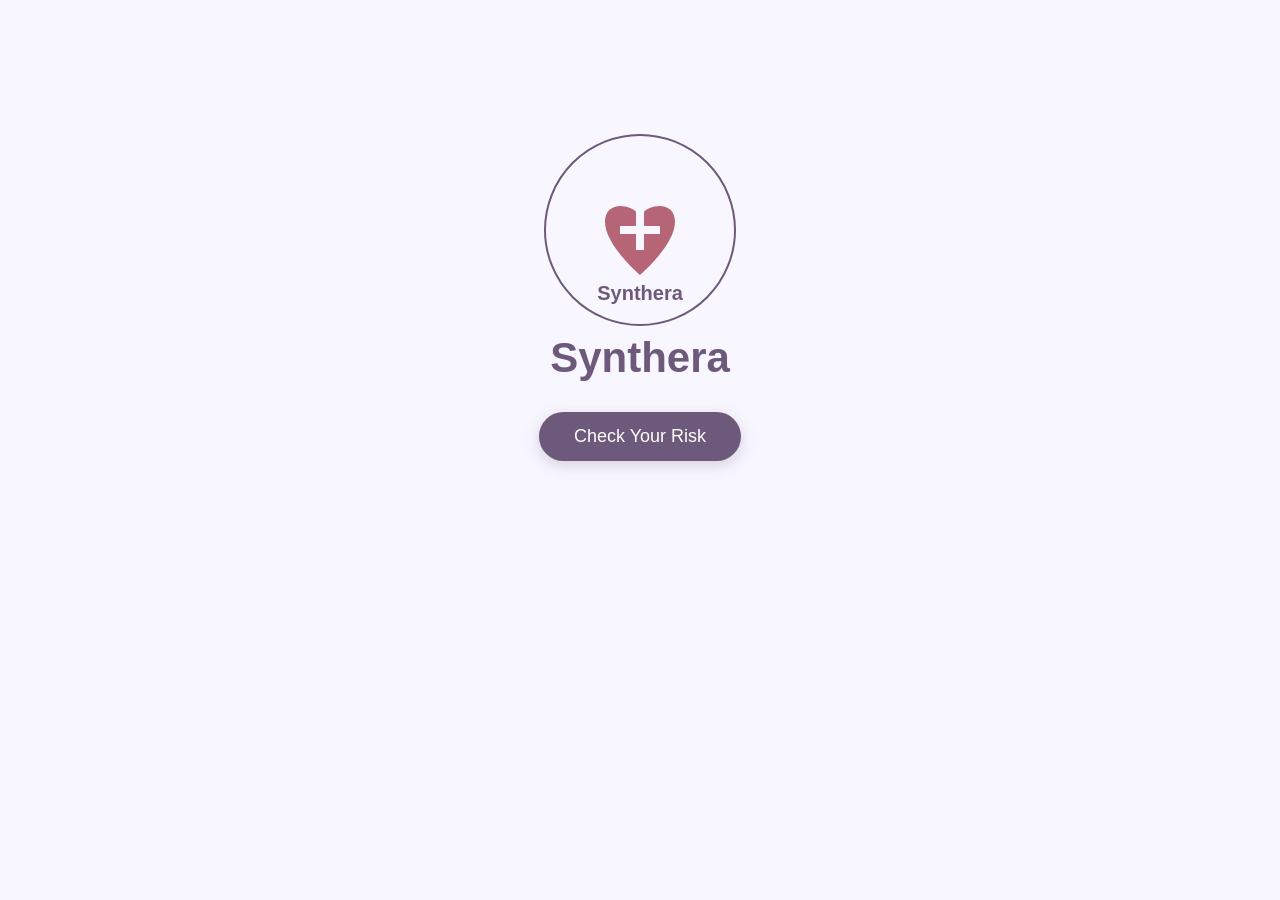
<file: index.html>
<!DOCTYPE html>
<html lang="en">
<head>
    <meta charset="UTF-8">
    <meta name="viewport" content="width=device-width, initial-scale=1.0">
    <title>Synthera</title>

    <!-- Font -->
    <link href="https://fonts.googleapis.com/css2?family=Inter:wght@400;600&display=swap" rel="stylesheet">

    <!-- CSS -->
    <link rel="stylesheet" href="style.css">
</head>

<body>

    <div class="landing">

        <!-- Logo -->
        <img src="logo.svg" class="logo" alt="logo">

        <!-- App Name -->
        <h1>Synthera</h1>

        <!-- Button -->
        <button id="startBtn">Check Your Risk</button>

    </div>

    <!-- JS -->
    <script src="script.js"></script>

</body>
</html>
</file>
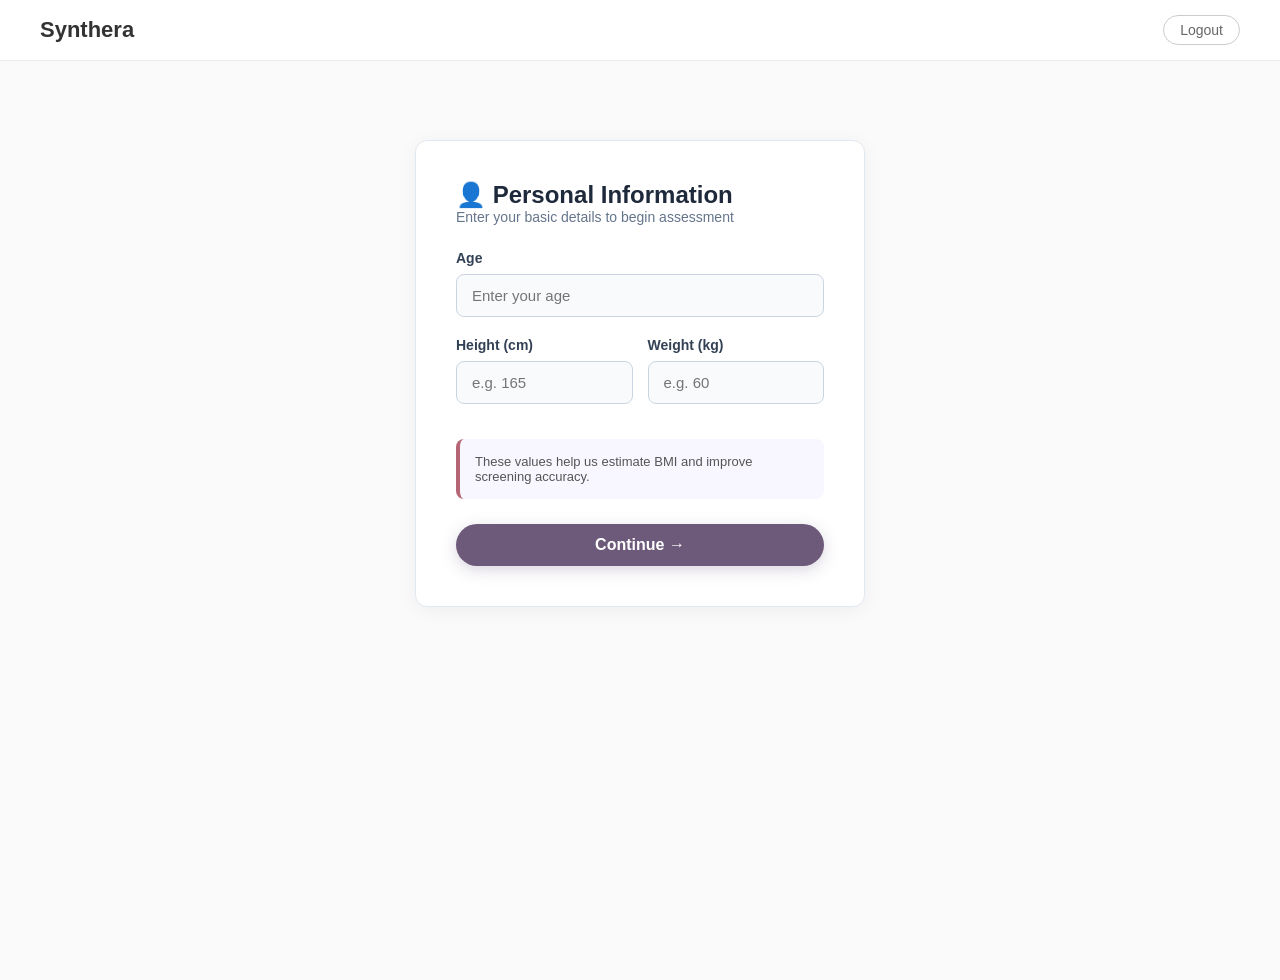
<file: dashboard.html>
<!DOCTYPE html>
<html lang="en">
<head>
    <meta charset="UTF-8">
    <meta name="viewport" content="width=device-width, initial-scale=1.0">
    <title>Synthera - Personal Info</title>
    <link rel="stylesheet" href="style.css">
</head>
<body style="background: #fafafa;">

    <div class="navbar" style="background: white; border-bottom: 1px solid #eaeaea;">
        <h2 class="logo" style="color: #333;">Synthera</h2>
        <button class="logout" style="color: #666; border: 1px solid #ccc; background: white;">Logout</button>
    </div>

    <div class="dashboard-container" style="display: flex; justify-content: center; align-items: flex-start; padding-top: 40px; min-height: 100vh;">
        
        <div class="personal-info-card">
            
            <h2 style="margin-top: 0; color: #1e293b; display: flex; align-items: center; gap: 10px;">
                👤 Personal Information
            </h2>
            <p class="subtitle" style="color: #64748b; font-size: 14px; margin-bottom: 25px;">
                Enter your basic details to begin assessment
            </p>

            <div class="form-group">
                <label for="age">Age</label>
                <input type="number" id="age" placeholder="Enter your age">
            </div>

            <div class="form-row">
                <div class="form-group">
                    <label for="height">Height (cm)</label>
                    <input type="number" id="height" placeholder="e.g. 165">
                </div>
                <div class="form-group">
                    <label for="weight">Weight (kg)</label>
                    <input type="number" id="weight" placeholder="e.g. 60">
                </div>
            </div>

           <div class="info-box" style="background: #F8F7FF; border-left: 4px solid #B56576; padding: 15px; border-radius: 8px; font-size: 13px; color: #555; margin: 25px 0;">
                These values help us estimate BMI and improve screening accuracy.
            </div>

            <div style="display: flex; justify-content: center;">
                <button class="syn-nav-btn" id="nextBtn" style="width: 100%;">
                    Continue →
                </button>
            </div>

        </div>

    </div>

    <script src="script.js"></script>

</body>
</html>
</file>
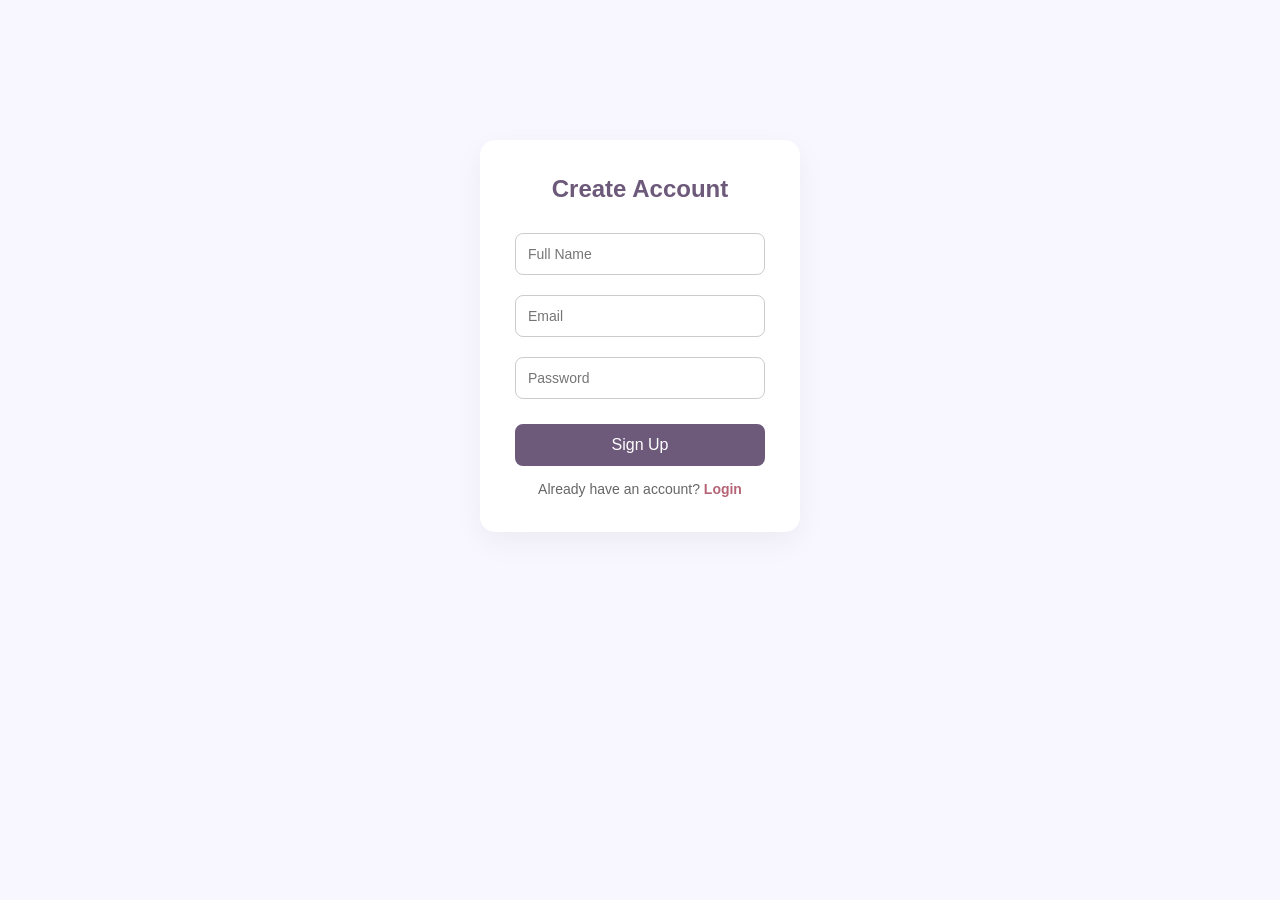
<file: login.html>
<!DOCTYPE html>
<html lang="en">
<head>
  <meta charset="UTF-8">
  <title>Synthera Auth</title>

  <link rel="stylesheet" href="style.css">

  <!-- Font -->
  <link href="https://fonts.googleapis.com/css2?family=Inter:wght@400;600&display=swap" rel="stylesheet">
</head>

<body>

  <div class="auth-container">

    <!-- Title -->
    <h2 id="formTitle">Create Account</h2>

    <!-- Name (Signup only) -->
    <input type="text" placeholder="Full Name" id="nameField">

    <!-- Email -->
    <input type="email" placeholder="Email">

    <!-- Password -->
    <input type="password" placeholder="Password">

    <!-- Button -->
    <button id="authBtn">Sign Up</button>

    <!-- Toggle -->
    <p id="toggleText">
      Already have an account? 
      <span id="toggleBtn">Login</span>
    </p>

  </div>

  <script src="script.js"></script>
</body>
</html>
</file>
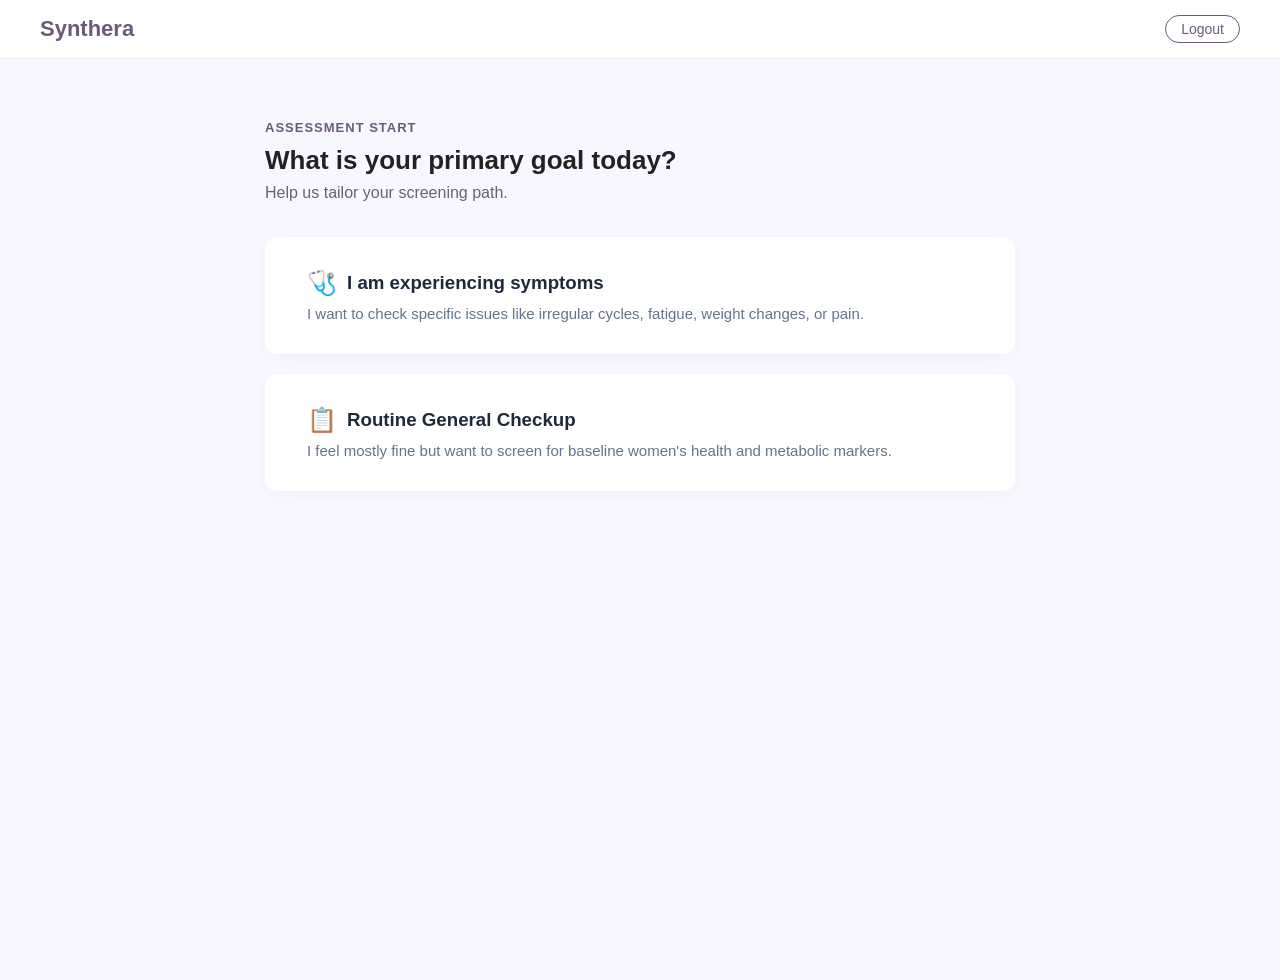
<file: questions.html>
<!DOCTYPE html>
<html lang="en">
<head>
    <meta charset="UTF-8">
    <meta name="viewport" content="width=device-width, initial-scale=1.0">
    <title>Synthera - Assessment</title>
    <link rel="stylesheet" href="style.css">
</head>
<body style="background: #F8F7FF;">

    <div class="navbar" style="background: white; border-bottom: 1px solid #eaeaea;">
        <h2 class="logo" style="color: #6D597A;">Synthera</h2>
        <button class="logout" style="color: #6D597A; border: 1px solid #6D597A; background: white; border-radius: 20px; padding: 5px 15px; cursor: pointer;">Logout</button>
    </div>

    <div class="dashboard-container" style="align-items: flex-start; padding-top: 40px; min-height: 100vh;">
        
        <div id="purposeStep" style="width: 100%; max-width: 750px; margin: 0 auto; display: block;">
            
            <div style="margin-bottom: 35px;">
                <div style="font-size: 13px; color: #6D597A; font-weight: 700; letter-spacing: 1px; margin-bottom: 10px;">ASSESSMENT START</div>
                <h2 style="font-size: 26px; color: #222; margin-bottom: 8px;">What is your primary goal today?</h2>
                <p style="color: #666; font-size: 16px;">Help us tailor your screening path.</p>
            </div>

            <div style="display: flex; flex-direction: column; gap: 20px;">
                <div class="syn-q-card purpose-card" id="btnPurposeSymptoms" style="margin-bottom: 0;">
                    <h3 style="color: #1e293b; margin-bottom: 8px; display: flex; align-items: center; gap: 10px;">
                        <span style="font-size: 24px;">🩺</span> I am experiencing symptoms
                    </h3>
                    <p style="color: #64748b; font-size: 15px;">I want to check specific issues like irregular cycles, fatigue, weight changes, or pain.</p>
                </div>

                <div class="syn-q-card purpose-card" id="btnPurposeGeneral" style="margin-bottom: 0;">
                    <h3 style="color: #1e293b; margin-bottom: 8px; display: flex; align-items: center; gap: 10px;">
                        <span style="font-size: 24px;">📋</span> Routine General Checkup
                    </h3>
                    <p style="color: #64748b; font-size: 15px;">I feel mostly fine but want to screen for baseline women's health and metabolic markers.</p>
                </div>
            </div>

        </div>

        <div id="symptomStep" style="width: 100%; max-width: 750px; margin: 0 auto; display: none;">
            
            <div style="margin-bottom: 35px;">
                <div style="font-size: 13px; color: #6D597A; font-weight: 700; letter-spacing: 1px; margin-bottom: 10px;">STEP 1 OF 3</div>
                <h2 style="font-size: 26px; color: #222; margin-bottom: 8px;">What brings you here today?</h2>
                <p style="color: #666; font-size: 16px;">Search and select the main symptoms you've noticed recently.</p>
            </div>

            <div class="syn-q-card">
                <label style="display: block; font-size: 16px; font-weight: 600; color: #333; margin-bottom: 12px;">Search Symptoms</label>
                <div class="search-container">
                    <input type="text" id="symptomInput" placeholder="e.g., Irregular cycles, fatigue..." autocomplete="off">
                    <div id="suggestionsBox" class="suggestions-box"></div>
                </div>
                
                <div id="selectedTags" class="selected-tags" style="margin-top: 15px; margin-bottom: 30px;"></div>

                <hr style="border: 0; border-top: 1px solid #eaeaea; margin: 30px 0;">

                <label for="initialDuration" style="display: block; font-size: 16px; font-weight: 600; color: #333; margin-bottom: 12px;">How long have you noticed this?</label>
                <select id="initialDuration" class="custom-select">
                    <option value="" disabled selected>Select duration...</option>
                    <option value="days">A few days</option>
                    <option value="weeks">A few weeks</option>
                    <option value="months">1 - 3 months</option>
                    <option value="chronic">More than 3 months</option>
                </select>
            </div>

            <div style="display: flex; justify-content: flex-end; margin-top: 30px;">
                <button id="nextQ" class="syn-nav-btn">Continue to Assessment →</button>
            </div>

        </div>

        <div id="questionStep" style="display: none; width: 100%; max-width: 750px; margin: 0 auto;">
            
            <div style="margin-bottom: 40px;">
                <div style="display: flex; justify-content: space-between; font-size: 13px; color: #6D597A; margin-bottom: 8px; font-weight: 600;">
                    <span id="stepText">STEP 2 OF 3</span>
                    <span id="percentText">0% Complete</span>
                </div>
                <div style="width: 100%; height: 6px; background: #e0dce8; border-radius: 4px;">
                    <div id="progressFill" style="width: 0%; height: 100%; background: #B56576; border-radius: 4px; transition: 0.4s ease;"></div>
                </div>
            </div>

            <h2 id="sectionTitle" style="font-size: 22px; color: #222; margin-bottom: 25px;">Assessment</h2>

            <div id="dynamicQuestions"></div>

            <div style="display: flex; justify-content: center; gap: 15px; margin-top: 30px;">
                <button id="backBtn" class="syn-nav-btn" style="background: white; color: #6D597A; border: 1px solid #6D597A; box-shadow: none;">← Back</button>
            </div>
            
        </div>

        <div id="labStep" style="display: none; width: 100%; max-width: 750px; margin: 0 auto;">
            
            <div style="margin-bottom: 35px;">
                <div style="font-size: 13px; color: #6D597A; font-weight: 700; letter-spacing: 1px; margin-bottom: 10px;">FINAL STEP</div>
                <h2 style="font-size: 26px; color: #222; margin-bottom: 8px;">Clinical Lab Reports</h2>
                <p style="color: #666; font-size: 16px;">Do you have recent blood work or lab reports (like Thyroid, Iron, or Hormones)?</p>
            </div>

            <div class="syn-q-card">
                
                <div class="syn-options-grid" style="margin-bottom: 25px;">
                    <div class="syn-opt-btn" id="btnLabYes">
                        <div class="syn-radio-circle"></div>
                        <span style="font-weight: 600; color: #334155;">Yes, I have reports</span>
                    </div>
                    <div class="syn-opt-btn" id="btnLabNo">
                        <div class="syn-radio-circle"></div>
                        <span style="font-weight: 600; color: #334155;">No, suggest tests for me</span>
                    </div>
                </div>

                <div id="uploadArea" style="display: none; border: 2px dashed #cbd5e1; border-radius: 12px; padding: 40px; text-align: center; background: #f8fafc;">
                    <span style="font-size: 30px; margin-bottom: 10px; display: block;">📄</span>
                    <p style="color: #64748b; margin-bottom: 15px; font-size: 15px;">Upload your PDF or Image reports here</p>
                    <input type="file" id="labFile" accept=".pdf, image/*" style="display: none;">
                    <label for="labFile" class="syn-small-btn" style="padding: 10px 20px; font-size: 14px; display: inline-block;">Browse Files</label>
                    <p id="fileNameDisplay" style="margin-top: 12px; font-size: 14px; color: #B56576; font-weight: 600;"></p>
                </div>

            </div>

            <div style="display: flex; justify-content: flex-end; margin-top: 30px;">
                <button id="finishAssessmentBtn" class="syn-nav-btn">Generate Analysis →</button>
            </div>

        </div>

    </div>

    <script src="script.js"></script>
</body>
</html>
</file>
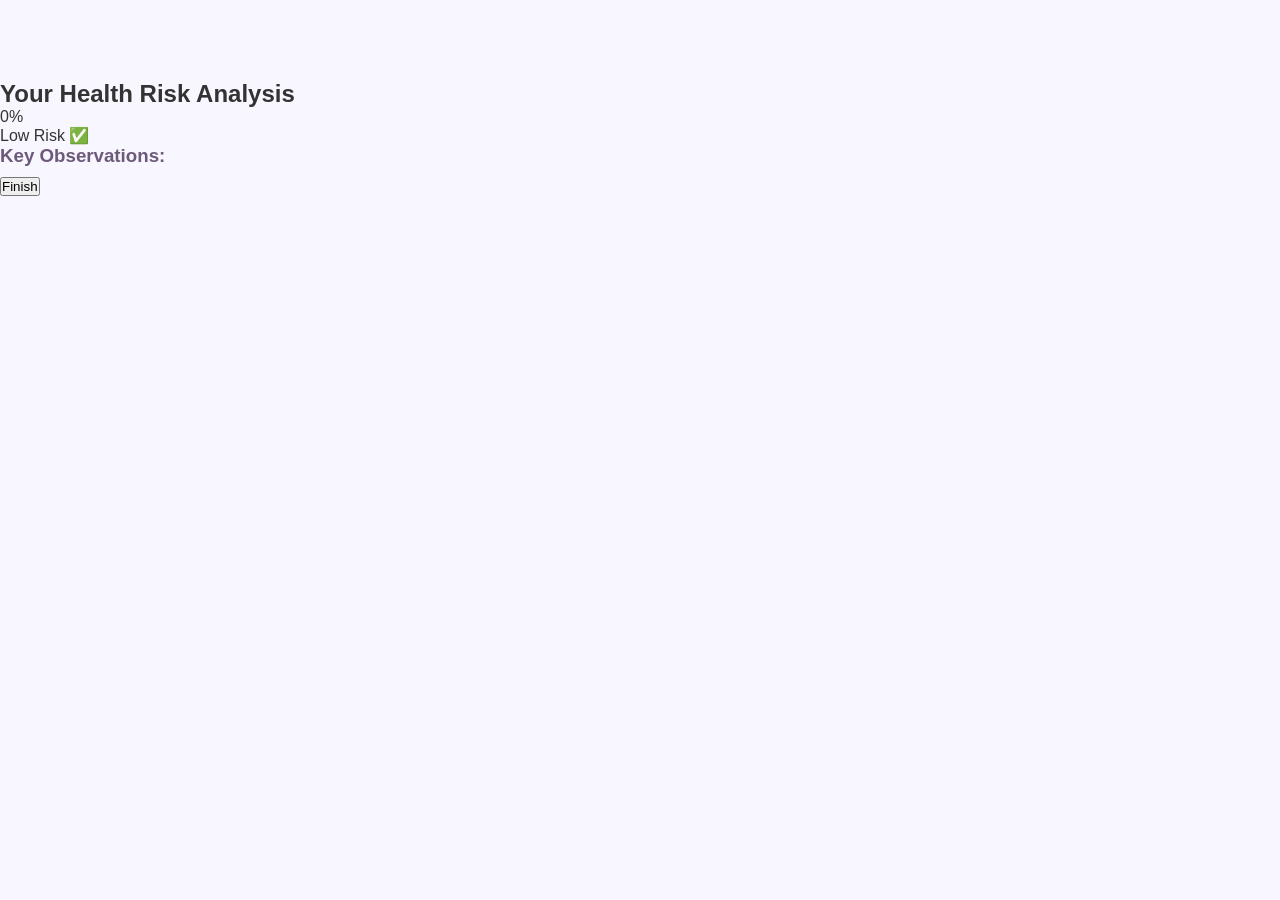
<file: result.html>
<!DOCTYPE html>
<html lang="en">
<head>
  <title>Health Result</title>
  <link rel="stylesheet" href="style.css">
</head>

<body>

<div class="result-container">

  <h2>Your Health Risk Analysis</h2>

  <!-- CIRCLE -->
  <div class="circle">
    <span id="riskPercent">0%</span>
  </div>

  <p id="riskText"></p>

  <!-- INSIGHTS -->
  <div id="insights" class="insight-box"></div>

  <button class="finish-btn" onclick="goHome()">Finish</button>

</div>

<script src="script.js"></script>
</body>
</html>
</file>
<file: style.css>
/* ================= GLOBAL RESET ================= */
* {
    margin: 0;
    padding: 0;
    box-sizing: border-box;
}

/* ================= GLOBAL STYLES ================= */
body {
    font-family: 'Segoe UI', Tahoma, Geneva, Verdana, sans-serif;
    background-color: #F8F7FF; /* Very faint lavender-grey */
    color: #333;
    min-height: 100vh;
    padding-top: 80px; /* Space for navbar */
}

/* ================= NAVBAR ================= */
.navbar {
    width: 100%;
    position: fixed;
    top: 0;
    left: 0;
    display: flex;
    justify-content: space-between;
    align-items: center;
    padding: 15px 40px;
    background: #FFFFFF; /* Surface Card color */
    border-bottom: 1px solid #eaeaea;
    z-index: 1000;
}

.logo {
    font-size: 22px;
    font-weight: bold;
    color: #6D597A; /* Muted Plum */
}

.logout {
    background: #FFFFFF;
    border: 1px solid #6D597A;
    border-radius: 20px;
    padding: 6px 16px;
    color: #6D597A;
    font-size: 14px;
    cursor: pointer;
    transition: 0.3s;
}

.logout:hover {
    background: #6D597A;
    color: #FFFFFF;
}

/* ================= LANDING PAGE ================= */
.landing {
    text-align: center;
    color: #333;
    padding-top: 50px;
}

h1 {
    font-size: 42px;
    margin-bottom: 30px;
    color: #6D597A; /* Muted Plum */
}

#startBtn {
    padding: 14px 35px;
    font-size: 18px;
    background: #6D597A; /* Muted Plum */
    border: none;
    border-radius: 30px;
    color: white;
    cursor: pointer;
    transition: 0.3s;
    box-shadow: 0 4px 15px rgba(109, 89, 122, 0.25);
}

#startBtn:hover {
    transform: scale(1.05);
    box-shadow: 0 8px 20px rgba(109, 89, 122, 0.4);
}

/* ================= AUTH PAGE (LOGIN/SIGNUP) ================= */
.auth-container {
    background: #FFFFFF;
    padding: 35px;
    width: 320px;
    margin: auto;
    margin-top: 60px;
    border-radius: 15px;
    text-align: center;
    box-shadow: 0px 10px 30px rgba(0,0,0,0.05);
}

.auth-container h2 {
    margin-bottom: 20px;
    color: #6D597A; /* Muted Plum */
}

.auth-container input {
    width: 100%;
    padding: 12px;
    margin: 10px 0;
    border-radius: 8px;
    border: 1px solid #ccc;
    font-size: 14px;
    transition: 0.2s;
}

.auth-container input:focus {
    border-color: #B56576; /* Warm Rose */
    outline: none;
    box-shadow: 0 0 0 2px rgba(181, 101, 118, 0.2);
}

#authBtn {
    width: 100%;
    padding: 12px;
    margin-top: 15px;
    background: #6D597A; /* Muted Plum */
    border: none;
    border-radius: 8px;
    color: white;
    font-size: 16px;
    cursor: pointer;
    transition: 0.3s;
}

#authBtn:hover {
    background: #5a4966;
    transform: scale(1.02);
}

#toggleText {
    margin-top: 15px;
    font-size: 14px;
    color: #666;
}

#toggleBtn {
    color: #B56576; /* Warm Rose */
    cursor: pointer;
    font-weight: 600;
}

/* ================= DASHBOARD (PERSONAL INFO CARD) ================= */
.dashboard-container {
    display: flex;
    justify-content: center;
    align-items: flex-start;
    padding: 20px;
}

.personal-info-card, .main-card {
    background: #FFFFFF;
    border: 1px solid #e2e8f0;
    border-radius: 12px;
    padding: 40px;
    width: 100%;
    max-width: 450px;
    box-shadow: 0 4px 20px rgba(0,0,0,0.05);
    margin: 20px auto;
    box-sizing: border-box;
}

.personal-info-card h2, .main-card h2 {
    margin-top: 0;
    color: #1e293b;
    display: flex;
    align-items: center;
    gap: 10px;
}

.subtitle {
    color: #64748b;
    font-size: 14px;
    margin-bottom: 25px;
}

.form-group {
    margin-bottom: 20px;
}

.form-group label {
    display: block;
    font-size: 14px;
    font-weight: 600;
    color: #334155;
    margin-bottom: 8px;
}

.form-group input, .main-card input {
    width: 100%;
    padding: 12px 15px;
    border: 1px solid #cbd5e1;
    border-radius: 8px;
    font-size: 15px;
    background-color: #f8fafc;
    box-sizing: border-box;
    transition: all 0.2s ease;
}

.form-group input:focus, .main-card input:focus {
    outline: none;
    border-color: #B56576; /* Warm Rose */
    background-color: #fff;
    box-shadow: 0 0 0 3px rgba(181, 101, 118, 0.1);
}

.form-row, .row {
    display: flex;
    gap: 15px;
}

.form-row .form-group, .input-box {
    flex: 1;
    margin-bottom: 10px;
}

.info-box {
    background: #F8F7FF;
    padding: 15px;
    border-radius: 8px;
    font-size: 13px;
    color: #555;
    margin: 20px 0;
    border-left: 4px solid #B56576; /* Warm Rose accent */
}

/* Legacy Next Button (Fallback) */
.next-btn {
    padding: 12px 40px;
    background: #6D597A;
    color: white;
    border: none;
    border-radius: 30px;
    font-size: 16px;
    font-weight: bold;
    cursor: pointer;
    transition: all 0.3s ease;
}
.next-btn:hover { background: #5a4966; transform: translateY(-2px); }


/* ================= SYMPTOM SEARCH & TAGS (QUESTIONS PAGE) ================= */
.search-container {
    position: relative;
    width: 100%;
}

#symptomInput, .custom-select {
    width: 100%;
    padding: 16px;
    font-size: 15px;
    border: 1px solid #e0e0e0;
    border-radius: 12px;
    background-color: #FFFFFF;
    color: #333;
    transition: all 0.2s ease;
    box-sizing: border-box;
}

#symptomInput:focus, .custom-select:focus {
    border-color: #B56576; /* Warm Rose */
    outline: none;
    box-shadow: 0 0 0 3px rgba(181, 101, 118, 0.15);
}

.suggestions-box {
    position: absolute;
    top: 100%;
    left: 0;
    width: 100%;
    background: #FFFFFF;
    border-radius: 10px;
    box-shadow: 0 10px 25px rgba(0,0,0,0.1);
    max-height: 200px;
    overflow-y: auto;
    z-index: 100;
    margin-top: 5px;
    display: none;
}

.suggestion-item {
    padding: 12px 16px;
    cursor: pointer;
    font-size: 14px;
    color: #444;
    border-bottom: 1px solid #f1f5f9;
    transition: background 0.2s;
}

.suggestion-item:last-child { border-bottom: none; }

.suggestion-item:hover {
    background: #F8F7FF;
    color: #B56576; /* Warm Rose */
}

.selected-tags {
    display: flex;
    flex-wrap: wrap;
    gap: 10px;
    margin-top: 15px;
}

.symptom-tag {
    background: #B56576; /* Warm Rose */
    color: white;
    padding: 8px 16px;
    border-radius: 20px;
    font-size: 14px;
    font-weight: 500;
    display: flex;
    align-items: center;
    gap: 8px;
    box-shadow: 0 2px 8px rgba(181, 101, 118, 0.25);
    animation: fadeIn 0.3s ease;
}

.symptom-tag span {
    cursor: pointer;
    font-weight: bold;
    font-size: 16px;
}

@keyframes fadeIn {
    from { opacity: 0; transform: translateY(-5px); }
    to { opacity: 1; transform: translateY(0); }
}

/* ================= SYNTHERA CLINICAL LAYOUT ================= */
.syn-q-card {
    background: #FFFFFF;
    border: 1px solid #eaeaea;
    border-radius: 12px;
    padding: 30px 40px;
    margin-bottom: 20px;
    box-shadow: 0 4px 15px rgba(0,0,0,0.03);
    width: 100%;
    box-sizing: border-box;
}

.syn-q-title {
    font-size: 18px;
    font-weight: 600;
    color: #1e293b;
    margin-bottom: 20px;
}

.syn-info-row {
    display: flex;
    justify-content: flex-end;
    gap: 10px;
    margin-bottom: 15px;
}

.syn-small-btn {
    background: #F8F7FF;
    color: #6D597A; /* Muted Plum */
    border: 1px solid #dcd8e8;
    padding: 6px 14px;
    border-radius: 20px;
    font-size: 12px;
    font-weight: 600;
    cursor: pointer;
    transition: 0.2s;
}

.syn-small-btn:hover {
    background: #6D597A; /* Muted Plum */
    color: #FFFFFF;
}

.syn-options-grid {
    display: flex;
    gap: 15px;
    width: 100%;
}

.syn-opt-btn {
    flex: 1;
    padding: 15px;
    background: #FFFFFF;
    border: 1px solid #e2e8f0;
    border-radius: 10px;
    cursor: pointer;
    display: flex;
    flex-direction: column;
    align-items: center;
    gap: 10px;
    transition: all 0.2s ease;
}

.syn-opt-btn:hover {
    border-color: #B56576; /* Warm Rose */
    background: #fdfafb;
}

.syn-radio-circle {
    width: 20px;
    height: 20px;
    border-radius: 50%;
    border: 2px solid #cbd5e1;
    background: white;
    transition: 0.2s;
}

.syn-nav-btn {
    padding: 12px 40px;
    border-radius: 30px;
    font-size: 16px;
    font-weight: 600;
    cursor: pointer;
    transition: 0.3s;
    background: #6D597A; /* Muted Plum */
    color: white;
    border: none;
    box-shadow: 0 4px 15px rgba(109, 89, 122, 0.25);
}

.syn-nav-btn:hover {
    background: #5a4966;
    transform: translateY(-2px);
}

/* ================= POPUP MODAL ================= */
.modal-overlay {
    position: fixed !important;
    top: 0; left: 0; width: 100vw; height: 100vh;
    background: rgba(0,0,0,0.6) !important;
    display: none; 
    justify-content: center;
    align-items: center;
    z-index: 9999 !important;
}

.modal-content {
    background: #FFFFFF;
    padding: 40px;
    border-radius: 12px;
    width: 80% !important; 
    max-width: 800px !important; 
    text-align: left;
    box-shadow: 0 20px 50px rgba(0,0,0,0.3);
    position: relative;
}

.modal-close {
    position: absolute;
    top: 20px; right: 25px;
    cursor: pointer;
    font-size: 24px;
    color: #888;
}

.modal-title {
    color: #6D597A; /* Muted Plum */
    margin-bottom: 15px;
    font-size: 22px;
}

.modal-text {
    font-size: 16px;
    color: #444;
    line-height: 1.6;
}
/* Interactive Cards for the new Starting Step */
.purpose-card {
    border: 2px solid transparent;
    cursor: pointer;
    transition: all 0.3s ease;
}
.purpose-card:hover {
    border-color: #B56576;
    transform: translateY(-4px);
    box-shadow: 0 10px 25px rgba(181, 101, 118, 0.15);
}
</file>
